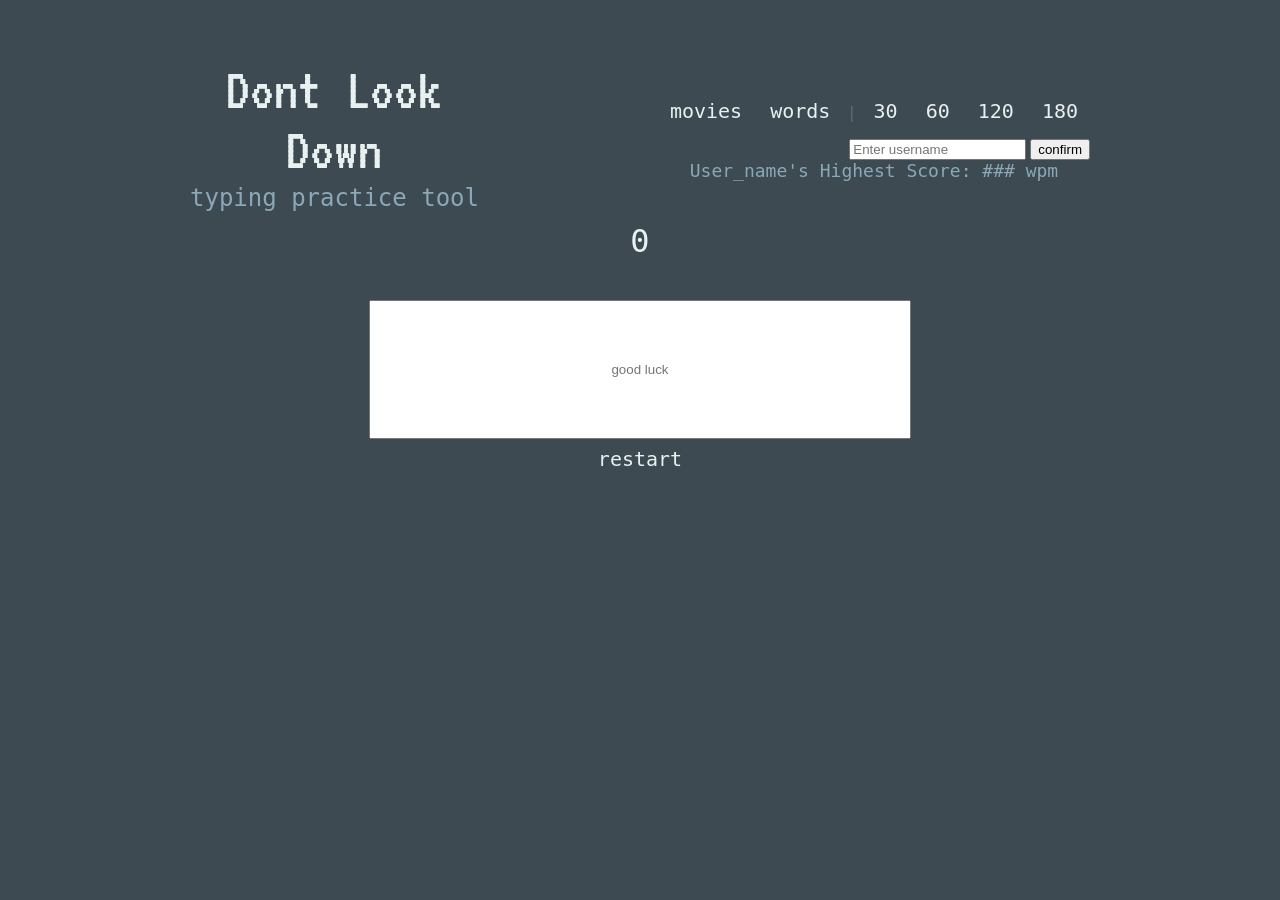
<file: index.html>
<!DOCTYPE html>
<html lang="en">
    <head>
        <meta charset="UTF-8">
        <meta name="viewport" content="width=device-width, initial-scale=1.0">
        <title>Don't Look Down</title>

        <link rel="stylesheet" href="style.css">
        <link rel="preconnect" href="https://fonts.googleapis.com">
        <link rel="preconnect" href="https://fonts.gstatic.com" crossorigin>
        <link href="https://fonts.googleapis.com/css2?family=VT323&display=swap" rel="stylesheet">


    </head>
    <body>
        <div class="container">

            <div class="top-bar">
                <div class="title-section">
                    <h1 class="header">Dont Look<br>Down</h1>
                    <p class="description">typing practice tool</p>
                </div>

                <div class="options-section">
                    <div class="buttons">
                        <button type="button" class="option-btn category-btn" data-category="movies">movies</button>
                        <button type="button" class="option-btn category-btn" data-category="words">words</button>
                        <span class="divider">|</span>
                        <button type="button" class="option-btn time-btn" data-time="30">30</button>
                        <button type="button" class="option-btn time-btn" data-time="60">60</button>
                        <button type="button" class="option-btn time-btn" data-time="120">120</button>
                        <button type="button" class="option-btn time-btn" data-time="180">180</button>
                        
                    </div>
                    <input type="text" id="username" placeholder="Enter username">
                    <button type="button" id="confirm-username">confirm</button>
                    
                    
                    <p class="high-score" id="high-score-display">User_name's Highest Score: ### wpm</p>
                </div>
            </div>

            <!-- Timer -->
            <p id="timer-display" class="timer">0</p>

            <!-- Sample text -->
            <h2 id="sample-text" class="sample-text"></h2>


            <!-- Input box -->
            <div style="text-align: center;">
                <input type="text" id="user-text" name="user-text" placeholder="good luck" class="text-box">
            </div>

            <div style="text-align: center;">
                
        <button type="button" id="restart-btn" class="option-btn">restart</button>
            </div>

        </div>

        <script src="script.js"></script>
    </body>
</html>
</file>
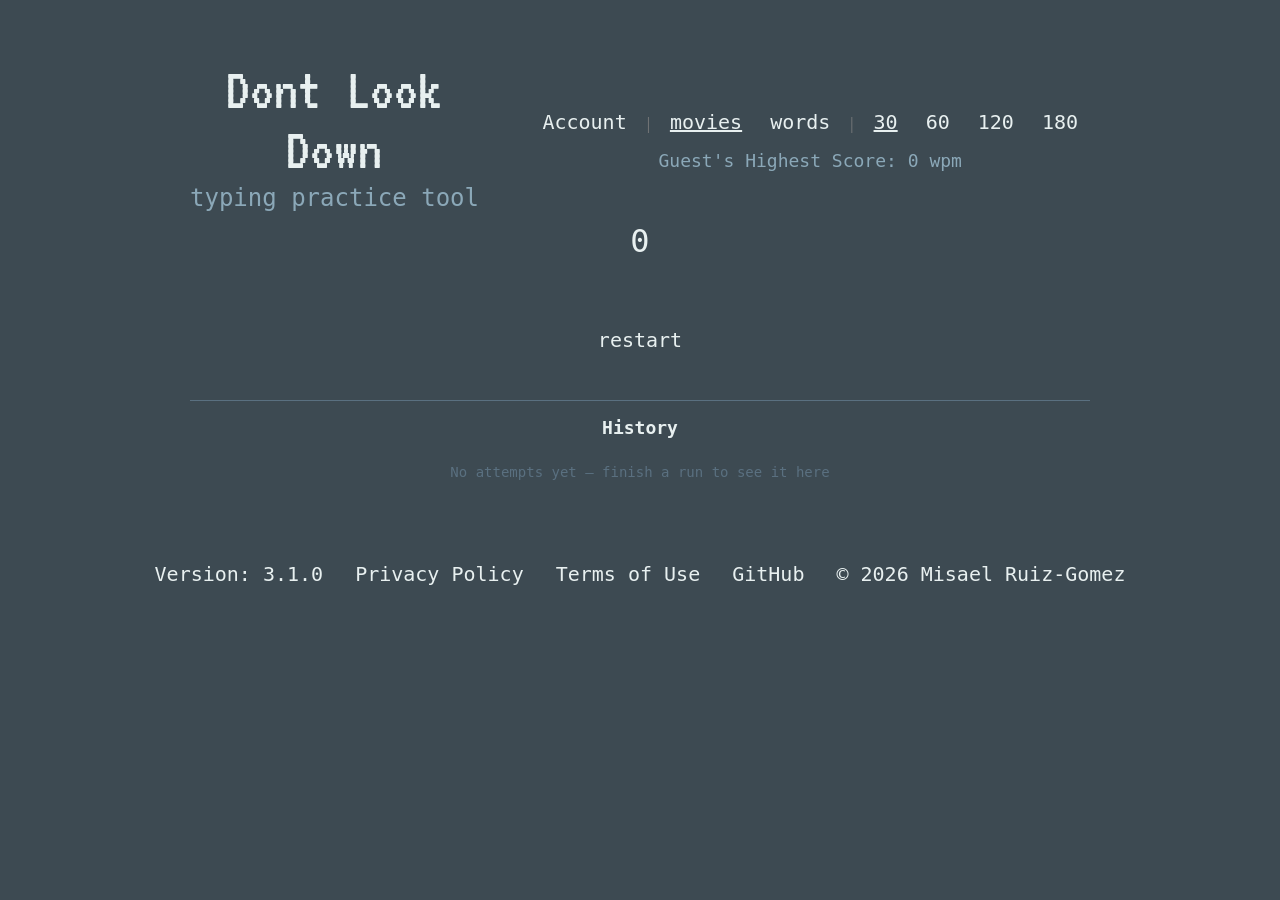
<file: frontend/index.html>
<!DOCTYPE html>
<html lang="en">
<head>
    <meta charset="UTF-8">
    <meta name="viewport" content="width=device-width, initial-scale=1.0">
    <meta name="description" content="Don't Look Down — a minimalist typing speed practice tool. Type movie scripts or word lists, track your WPM, and see your history.">
    <title>Don't Look Down — Typing Practice</title>
    <link rel="stylesheet" href="style.css">
    <link rel="preconnect" href="https://fonts.googleapis.com">
    <link rel="preconnect" href="https://fonts.gstatic.com" crossorigin>
    <link href="https://fonts.googleapis.com/css2?family=VT323&display=swap" rel="stylesheet">
</head>
<body>

    <!-- Auth Modal: opened only via the Account button -->
    <div id="auth-modal" class="modal-overlay" style="display:none">
        <div class="modal">
            <button type="button" id="close-modal-btn" class="modal-close">&times;</button>

            <div id="modal-choice">
                <h2>Account</h2>
                <p>Sign in to save your history across devices</p>
                <button type="button" id="show-login-btn" class="modal-btn">Log In</button>
                <button type="button" id="show-signup-btn" class="modal-btn">Sign Up</button>
                <button type="button" id="guest-btn" class="modal-btn guest">Continue as Guest</button>
            </div>

            <div id="modal-login" style="display:none">
                <h2>Log In</h2>
                <input type="text" id="login-username" placeholder="Username" class="modal-input" autocomplete="username">
                <input type="password" id="login-password" placeholder="Password" class="modal-input" autocomplete="current-password">
                <p id="login-error" class="modal-error"></p>
                <button type="button" id="login-submit-btn" class="modal-btn">Log In</button>
                <button type="button" id="back-from-login" class="modal-btn guest">Back</button>
            </div>

            <div id="modal-signup" style="display:none">
                <h2>Sign Up</h2>
                <input type="text" id="signup-username" placeholder="Username" class="modal-input" autocomplete="username">
                <input type="password" id="signup-password" placeholder="Password" class="modal-input" autocomplete="new-password">
                <p id="signup-error" class="modal-error"></p>
                <button type="button" id="signup-submit-btn" class="modal-btn">Sign Up</button>
                <button type="button" id="back-from-signup" class="modal-btn guest">Back</button>
            </div>
        </div>
    </div>

    <div class="container">

        <div class="top-bar">
            <div class="title-section">
                <h1 class="header">Dont Look<br>Down</h1>
                <p class="description">typing practice tool</p>
            </div>

            <div class="options-section">
                <div class="buttons">
                    <button type="button" id="account-btn" class="option-btn">Account</button>
                    <span class="divider">|</span>
                    <button type="button" class="option-btn category-btn active" data-category="movies">movies</button>
                    <button type="button" class="option-btn category-btn" data-category="words">words</button>
                    <span class="divider">|</span>
                    <button type="button" class="option-btn time-btn active" data-time="30">30</button>
                    <button type="button" class="option-btn time-btn" data-time="60">60</button>
                    <button type="button" class="option-btn time-btn" data-time="120">120</button>
                    <button type="button" class="option-btn time-btn" data-time="180">180</button>
                </div>
                <p class="high-score" id="high-score-display">Guest's Highest Score: 0 wpm</p>
            </div>
        </div>

        <p id="timer-display" class="timer">0</p>

        <!-- Typing area: click anywhere here to focus, then just type -->
        <div id="type-area" class="type-area">
            <div id="sample-text" class="sample-text">
                <div id="words-container" class="words-container"></div>
                <div id="caret" class="caret"></div>
            </div>
            <p id="focus-hint" class="focus-hint">click here or start typing to focus</p>
        </div>

        <!-- Real input, kept off-screen. Captures keystrokes and mobile keyboards. -->
        <input type="text" id="user-text" name="user-text" class="text-box-hidden"
               autocomplete="off" autocapitalize="off" autocorrect="off" spellcheck="false">

        <div style="text-align: center;">
            <button type="button" id="restart-btn" class="option-btn">restart</button>
        </div>

        <section class="history-section">
            <h3 class="history-title">History</h3>
            <div id="history-list" class="history-list"></div>
        </section>

    </div>

    <footer class="site-footer">
        <span class="option-btn">Version: 3.1.0</span>
        <a href="privacy.html" class="option-btn">Privacy Policy</a>
        <a href="terms.html" class="option-btn">Terms of Use</a>
        <a href="https://github.com/MisaelRuizGz/dont-look-down" class="option-btn" target="_blank" rel="noopener">GitHub</a>
        <span class="option-btn">&copy; 2026 Misael Ruiz-Gomez</span>
    </footer>

    <script src="script.js"></script>
</body>
</html>
</file>
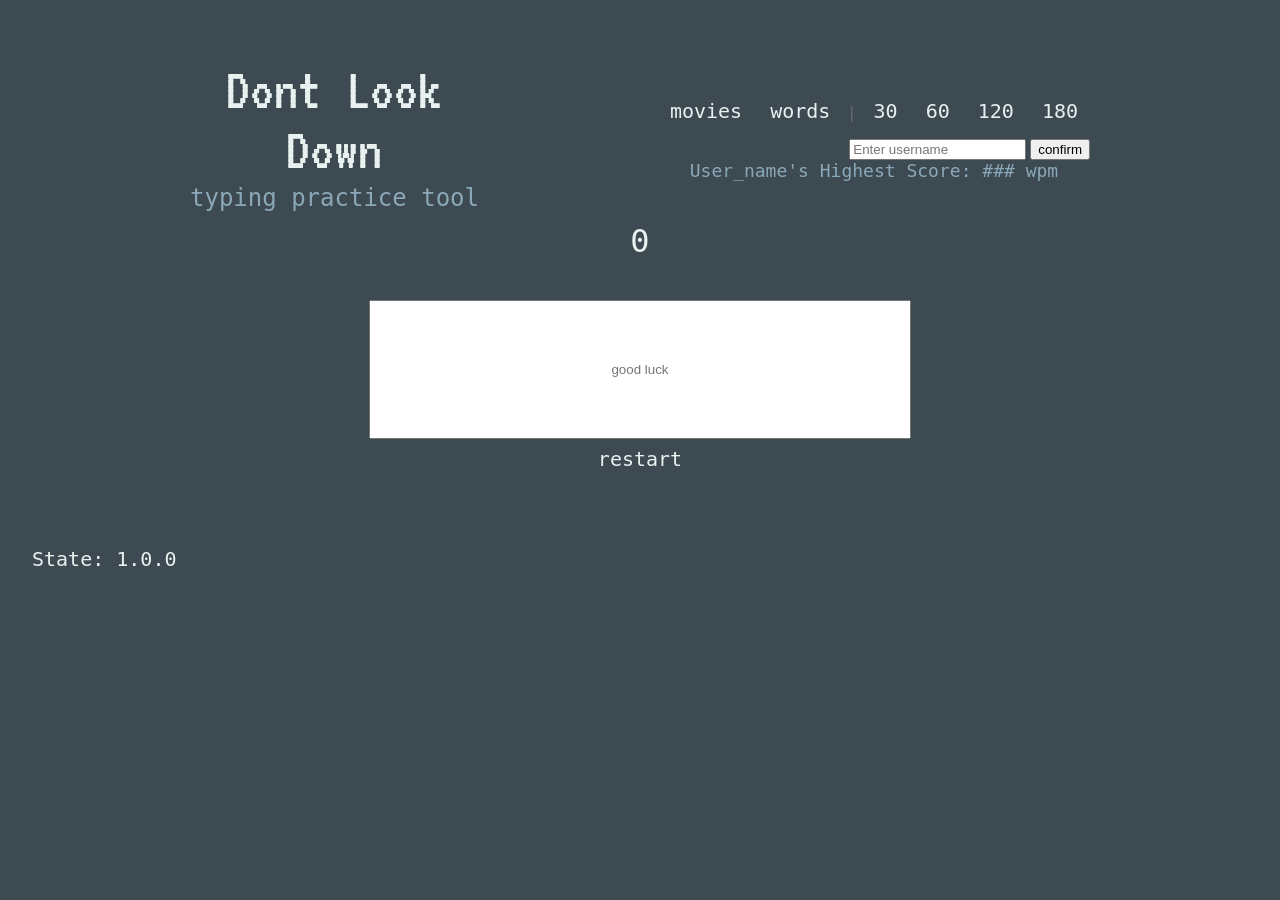
<file: templates/index.html>
<!DOCTYPE html>
<html lang="en">
    <head>
        <meta charset="UTF-8">
        <meta name="viewport" content="width=device-width, initial-scale=1.0">
        <title>Don't Look Down</title>

        <link rel="stylesheet" href="../static/style.css?=v2">
        <link rel="preconnect" href="https://fonts.googleapis.com">
        <link rel="preconnect" href="https://fonts.gstatic.com" crossorigin>
        <link href="https://fonts.googleapis.com/css2?family=VT323&display=swap" rel="stylesheet">


    </head>
    <body>
        <div class="container">

            <div class="top-bar">
                <div class="title-section">
                    <h1 class="header">Dont Look<br>Down</h1>
                    <p class="description">typing practice tool</p>
                </div>

                <div class="options-section">
                    <div class="buttons">
                        <button type="button" class="option-btn category-btn" data-category="movies">movies</button>
                        <button type="button" class="option-btn category-btn" data-category="words">words</button>
                        <span class="divider">|</span>
                        <button type="button" class="option-btn time-btn" data-time="30">30</button>
                        <button type="button" class="option-btn time-btn" data-time="60">60</button>
                        <button type="button" class="option-btn time-btn" data-time="120">120</button>
                        <button type="button" class="option-btn time-btn" data-time="180">180</button>
                        
                    </div>
                    <input type="text" id="username" placeholder="Enter username">
                    <button type="button" id="confirm-username">confirm</button>
                    
                    
                    <p class="high-score" id="high-score-display">User_name's Highest Score: ### wpm</p>
                </div>
            </div>

            <!-- Timer -->
            <p id="timer-display" class="timer">0</p>

            <!-- Sample text -->
            <h2 id="sample-text" class="sample-text"></h2>


            <!-- Input box -->
            <div style="text-align: center;">
                <input type="text" id="user-text" name="user-text" placeholder="good luck" class="text-box">
            </div>

            <div style="text-align: center;">
                
        <button type="button" id="restart-btn" class="option-btn">restart</button>
            </div>

        </div>

        <div>
            <p class= "option-btn">State: 1.0.0</p>
        </div>

        <script src="../static/script.js"></script>
    </body>
</html>
</file>
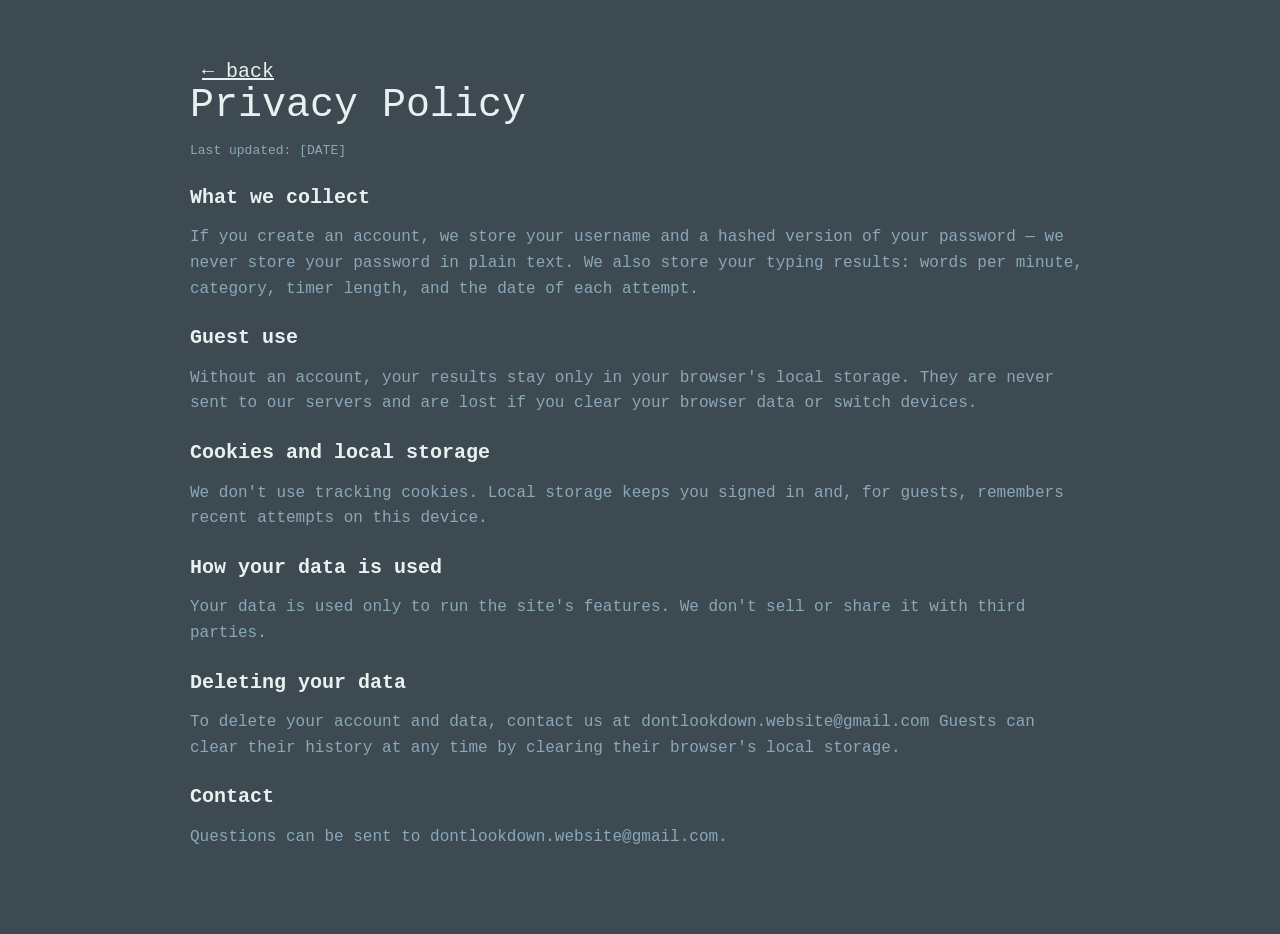
<file: frontend/privacy.html>
<!DOCTYPE html>
<html lang="en">
<head>
    <meta charset="UTF-8">
    <meta name="viewport" content="width=device-width, initial-scale=1.0">
    <title>Privacy Policy — Don't Look Down</title>
    <link rel="stylesheet" href="style.css">
</head>
<body>
    <div class="container legal-page">
        <a href="index.html" class="option-btn">&larr; back</a>
        <h1 class="header" style="font-size:40px;">Privacy Policy</h1>
        <p class="legal-updated">Last updated: [DATE]</p>

        <h2>What we collect</h2>
        <p>If you create an account, we store your username and a hashed version of your password — we never store your password in plain text. We also store your typing results: words per minute, category, timer length, and the date of each attempt.</p>

        <h2>Guest use</h2>
        <p>Without an account, your results stay only in your browser's local storage. They are never sent to our servers and are lost if you clear your browser data or switch devices.</p>

        <h2>Cookies and local storage</h2>
        <p>We don't use tracking cookies. Local storage keeps you signed in and, for guests, remembers recent attempts on this device.</p>

        <h2>How your data is used</h2>
        <p>Your data is used only to run the site's features. We don't sell or share it with third parties.</p>

        <h2>Deleting your data</h2>
        <p>To delete your account and data, contact us at dontlookdown.website@gmail.com Guests can clear their history at any time by clearing their browser's local storage.</p>

        <h2>Contact</h2>
        <p>Questions can be sent to dontlookdown.website@gmail.com.</p>
    </div>
</body>
</html>
</file>
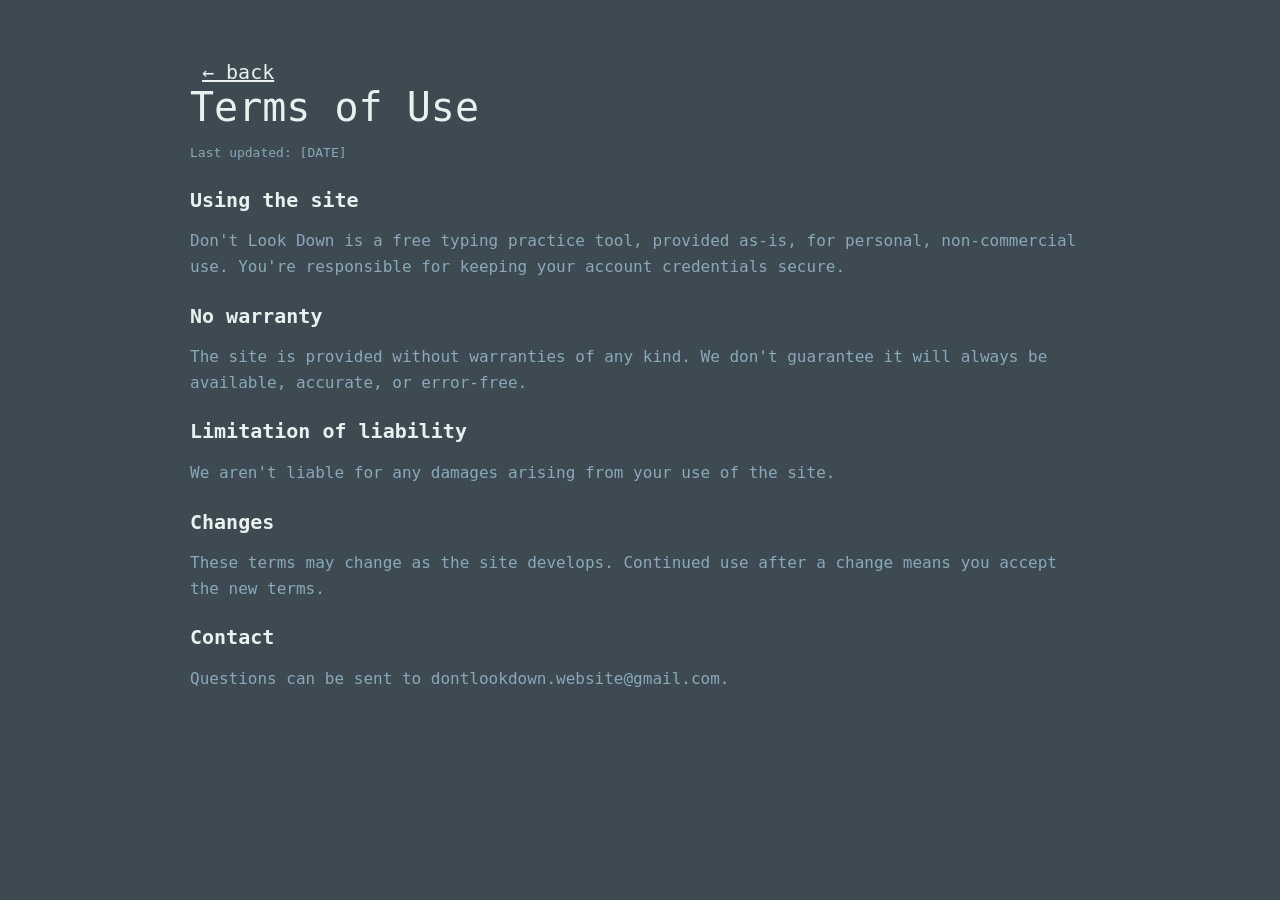
<file: frontend/terms.html>
<!DOCTYPE html>
<html lang="en">
<head>
    <meta charset="UTF-8">
    <meta name="viewport" content="width=device-width, initial-scale=1.0">
    <title>Terms of Use — Don't Look Down</title>
    <link rel="stylesheet" href="style.css">
</head>
<body>
    <div class="container legal-page">
        <a href="index.html" class="option-btn">&larr; back</a>
        <h1 class="header" style="font-size:40px;">Terms of Use</h1>
        <p class="legal-updated">Last updated: [DATE]</p>

        <h2>Using the site</h2>
        <p>Don't Look Down is a free typing practice tool, provided as-is, for personal, non-commercial use. You're responsible for keeping your account credentials secure.</p>

        <h2>No warranty</h2>
        <p>The site is provided without warranties of any kind. We don't guarantee it will always be available, accurate, or error-free.</p>

        <h2>Limitation of liability</h2>
        <p>We aren't liable for any damages arising from your use of the site.</p>

        <h2>Changes</h2>
        <p>These terms may change as the site develops. Continued use after a change means you accept the new terms.</p>

        <h2>Contact</h2>
        <p>Questions can be sent to dontlookdown.website@gmail.com.</p>
    </div>
</body>
</html>
</file>
<file: style.css>
h1, h2, h3, p, blockquote, pre {
    font-family: monaco, Consolas, "Lucida Console", monospace;
}

body {
    margin: 20px;
    background-color: #3d4a52;
}

.container {
    max-width: 900px;
    margin: 0 auto;
    padding: 40px 20px;
}

.top-bar {
    display: flex;
    justify-content: space-between;
    width: 100%;
    align-items: center;
}

.title-section {
    max-width: 50%;
}

.header {
    font-family: "VT323", monospace;
    font-weight: 400;
    font-style: normal;
    color: #e8f0f0;
    font-size: 60px;
    margin: 0;
    text-align: center;
}

.description {
    color: #8ba8b8;
    margin: 4px 0 0 0;
    font-size: 24px;
    text-align: center;
}

.options-section {
    text-align: right;
}

.buttons {
    margin-bottom: 8px;
}

.option-btn {
    background: none;
    border: none;
    color: #e8f0f0;
    font-family: monaco, Consolas, "Lucida Console", monospace;
    cursor: pointer;
    padding: 8px 12px;
    font-size: 20px;
}

.option-btn:hover {
    color: #5a7080;
    font-size: 21px;
}

.divider {
    color: grey;
    padding: 0 4px;
}

.high-score {
    color: #8ba8b8;
    font-size: 18px;
    margin: 0;
    text-align: center;
}

.sample-text {
    text-align: center;
    color: #8ba8b8;
    margin: 40px 0 20px 0;
}

.timer {
    text-align: center;
    color: #e8f0f0;
    font-size: 32px;
    margin: 10px 0;
}

.text-box {
    text-align: center;
    width: 400pt;
    height: 100pt;
    display: block;
    margin: 0 auto;
}
</file>
<file: frontend/style.css>
h1, h2, h3, p, blockquote, pre {
    font-family: monaco, Consolas, "Lucida Console", monospace;
}

body {
    margin: 20px;
    background-color: #3d4a52;
}

.container {
    max-width: 900px;
    margin: 0 auto;
    padding: 40px 20px;
}

.top-bar {
    display: flex;
    justify-content: space-between;
    width: 100%;
    align-items: center;
}

.title-section { max-width: 50%; }

.header {
    font-family: "VT323", monospace;
    font-weight: 400;
    font-style: normal;
    color: #e8f0f0;
    font-size: 60px;
    margin: 0;
    text-align: center;
}

.description {
    color: #8ba8b8;
    margin: 4px 0 0 0;
    font-size: 24px;
    text-align: center;
}

.options-section { text-align: right; }
.buttons { margin-bottom: 8px; }

.option-btn {
    background: none;
    border: none;
    color: #e8f0f0;
    font-family: monaco, Consolas, "Lucida Console", monospace;
    cursor: pointer;
    padding: 8px 12px;
    font-size: 20px;
}

.option-btn:hover { color: #5a7080; font-size: 21px; }
.option-btn.active { color: #e8f0f0; text-decoration: underline; }

.divider { color: grey; padding: 0 4px; }

.high-score {
    color: #8ba8b8;
    font-size: 18px;
    margin: 0;
    text-align: center;
}

.timer {
    text-align: center;
    color: #e8f0f0;
    font-size: 32px;
    margin: 10px 0;
}

/* ---- typing area ---- */

.type-area {
    position: relative;
    max-width: 700px;
    margin: 0 auto;
    cursor: text;
}

.sample-text {
    position: relative;
    text-align: center;
    color: #8ba8b8;
    margin: 40px 0 20px 0;
    font-size: 28px;
    line-height: 1.8;
}

.words-container {
    display: flex;
    flex-wrap: wrap;
    justify-content: center;
    gap: 0.3em 0.6em;
}

.word { display: inline-flex; }

.letter.correct { color: #6ec46e; }
.letter.incorrect { color: #e06c6c; text-decoration: underline; }
.letter.extra { color: #c94f4f; }

.word.word-incorrect { text-decoration: underline; text-decoration-color: #e06c6c; }

.caret {
    position: absolute;
    width: 2px;
    background: #e8f0f0;
    top: 0;
    left: 0;
    animation: caret-blink 1s step-end infinite;
}

@keyframes caret-blink {
    50% { opacity: 0; }
}

.text-box-hidden {
    position: absolute;
    opacity: 0;
    width: 1px;
    height: 1px;
    pointer-events: none;
}

.focus-hint {
    display: none;
    text-align: center;
    color: #5a7080;
    font-size: 14px;
    margin-top: -8px;
}

.type-area.blurred .words-container { opacity: 0.3; }
.type-area.blurred .caret { display: none; }
.type-area.blurred .focus-hint { display: block; }

/* ---- modal ---- */

.modal-overlay {
    position: fixed;
    top: 0;
    left: 0;
    width: 100%;
    height: 100%;
    background: rgba(0, 0, 0, 0.7);
    display: flex;
    justify-content: center;
    align-items: center;
    z-index: 1000;
}

.modal {
    position: relative;
    background: #2e3a42;
    padding: 40px;
    border-radius: 8px;
    text-align: center;
    width: 300px;
    display: flex;
    flex-direction: column;
    gap: 12px;
}

.modal h2 { color: #e8f0f0; margin: 0 0 8px 0; }
.modal p { color: #8ba8b8; margin: 0; font-size: 14px; }

.modal-close {
    position: absolute;
    top: 8px;
    right: 12px;
    background: none;
    border: none;
    color: #8ba8b8;
    font-size: 20px;
    cursor: pointer;
}

.modal-btn {
    background: #8ba8b8;
    border: none;
    color: #2e3a42;
    font-family: monaco, Consolas, "Lucida Console", monospace;
    padding: 10px;
    cursor: pointer;
    font-size: 16px;
    width: 100%;
}

.modal-btn:hover { background: #e8f0f0; }
.modal-btn.guest { background: none; color: #8ba8b8; font-size: 14px; }
.modal-btn.guest:hover { color: #e8f0f0; }

.modal-input {
    width: 100%;
    padding: 10px;
    background: #3d4a52;
    border: 1px solid #8ba8b8;
    color: #e8f0f0;
    font-family: monaco, Consolas, "Lucida Console", monospace;
    font-size: 14px;
    box-sizing: border-box;
}

.modal-error { color: red; font-size: 12px; margin: 0; }

/* ---- history ---- */

.history-section {
    margin-top: 40px;
    border-top: 1px solid #5a7080;
    padding-top: 16px;
}

.history-title { color: #e8f0f0; font-size: 18px; text-align: center; margin: 0 0 12px 0; }

.history-list {
    max-width: 500px;
    margin: 0 auto;
    display: flex;
    flex-direction: column;
    gap: 6px;
}

.history-row { color: #8ba8b8; font-size: 14px; text-align: center; margin: 0; }
.history-empty { color: #5a7080; font-size: 14px; text-align: center; }

/* ---- footer / legal ---- */

.site-footer {
    text-align: center;
    padding: 20px 0 40px 0;
    display: flex;
    justify-content: center;
    flex-wrap: wrap;
    gap: 8px;
}

.site-footer a { text-decoration: none; }

.legal-page h1 { text-align: left; }
.legal-page h2 { color: #e8f0f0; font-size: 20px; margin-top: 24px; }
.legal-page p { color: #8ba8b8; line-height: 1.6; }
.legal-updated { color: #5a7080; font-size: 13px; }
</file>
<file: static/style.css>
h1, h2, h3, p, blockquote, pre {
    font-family: monaco, Consolas, "Lucida Console", monospace;
}

body {
    margin: 20px;
    background-color: #3d4a52;
}

.container {
    max-width: 900px;
    margin: 0 auto;
    padding: 40px 20px;
}

.top-bar {
    display: flex;
    justify-content: space-between;
    width: 100%;
    align-items: center;
}

.title-section {
    max-width: 50%;
}

.header {
    font-family: "VT323", monospace;
    font-weight: 400;
    font-style: normal;
    color: #e8f0f0;
    font-size: 60px;
    margin: 0;
    text-align: center;
}

.description {
    color: #8ba8b8;
    margin: 4px 0 0 0;
    font-size: 24px;
    text-align: center;
}

.options-section {
    text-align: right;
}

.buttons {
    margin-bottom: 8px;
}

.option-btn {
    background: none;
    border: none;
    color: #e8f0f0;
    font-family: monaco, Consolas, "Lucida Console", monospace;
    cursor: pointer;
    padding: 8px 12px;
    font-size: 20px;
}

.option-btn:hover {
    color: #5a7080;
    font-size: 21px;
}

.divider {
    color: grey;
    padding: 0 4px;
}

.high-score {
    color: #8ba8b8;
    font-size: 18px;
    margin: 0;
    text-align: center;
}

.sample-text {
    text-align: center;
    color: #8ba8b8;
    margin: 40px 0 20px 0;
}

.timer {
    text-align: center;
    color: #e8f0f0;
    font-size: 32px;
    margin: 10px 0;
}

.text-box {
    text-align: center;
    width: 400pt;
    height: 100pt;
    display: block;
    margin: 0 auto;
}
</file>
